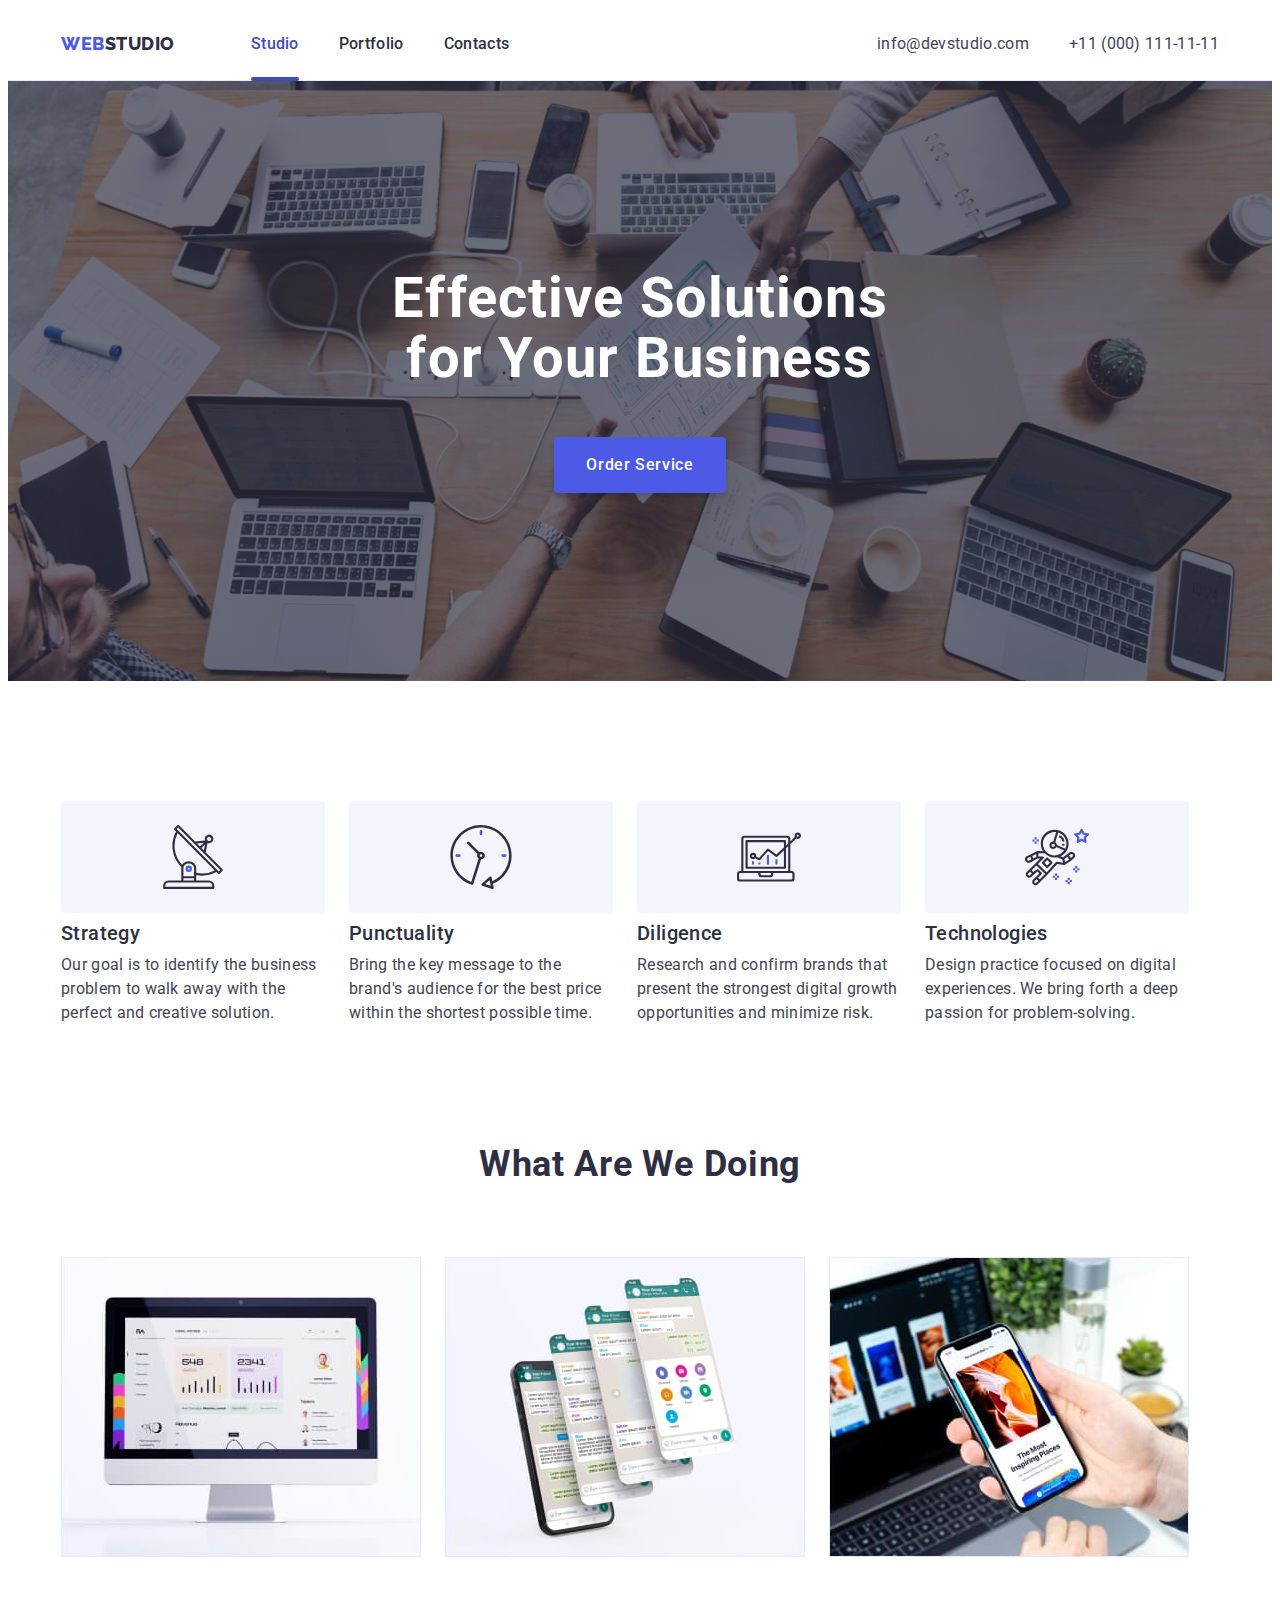
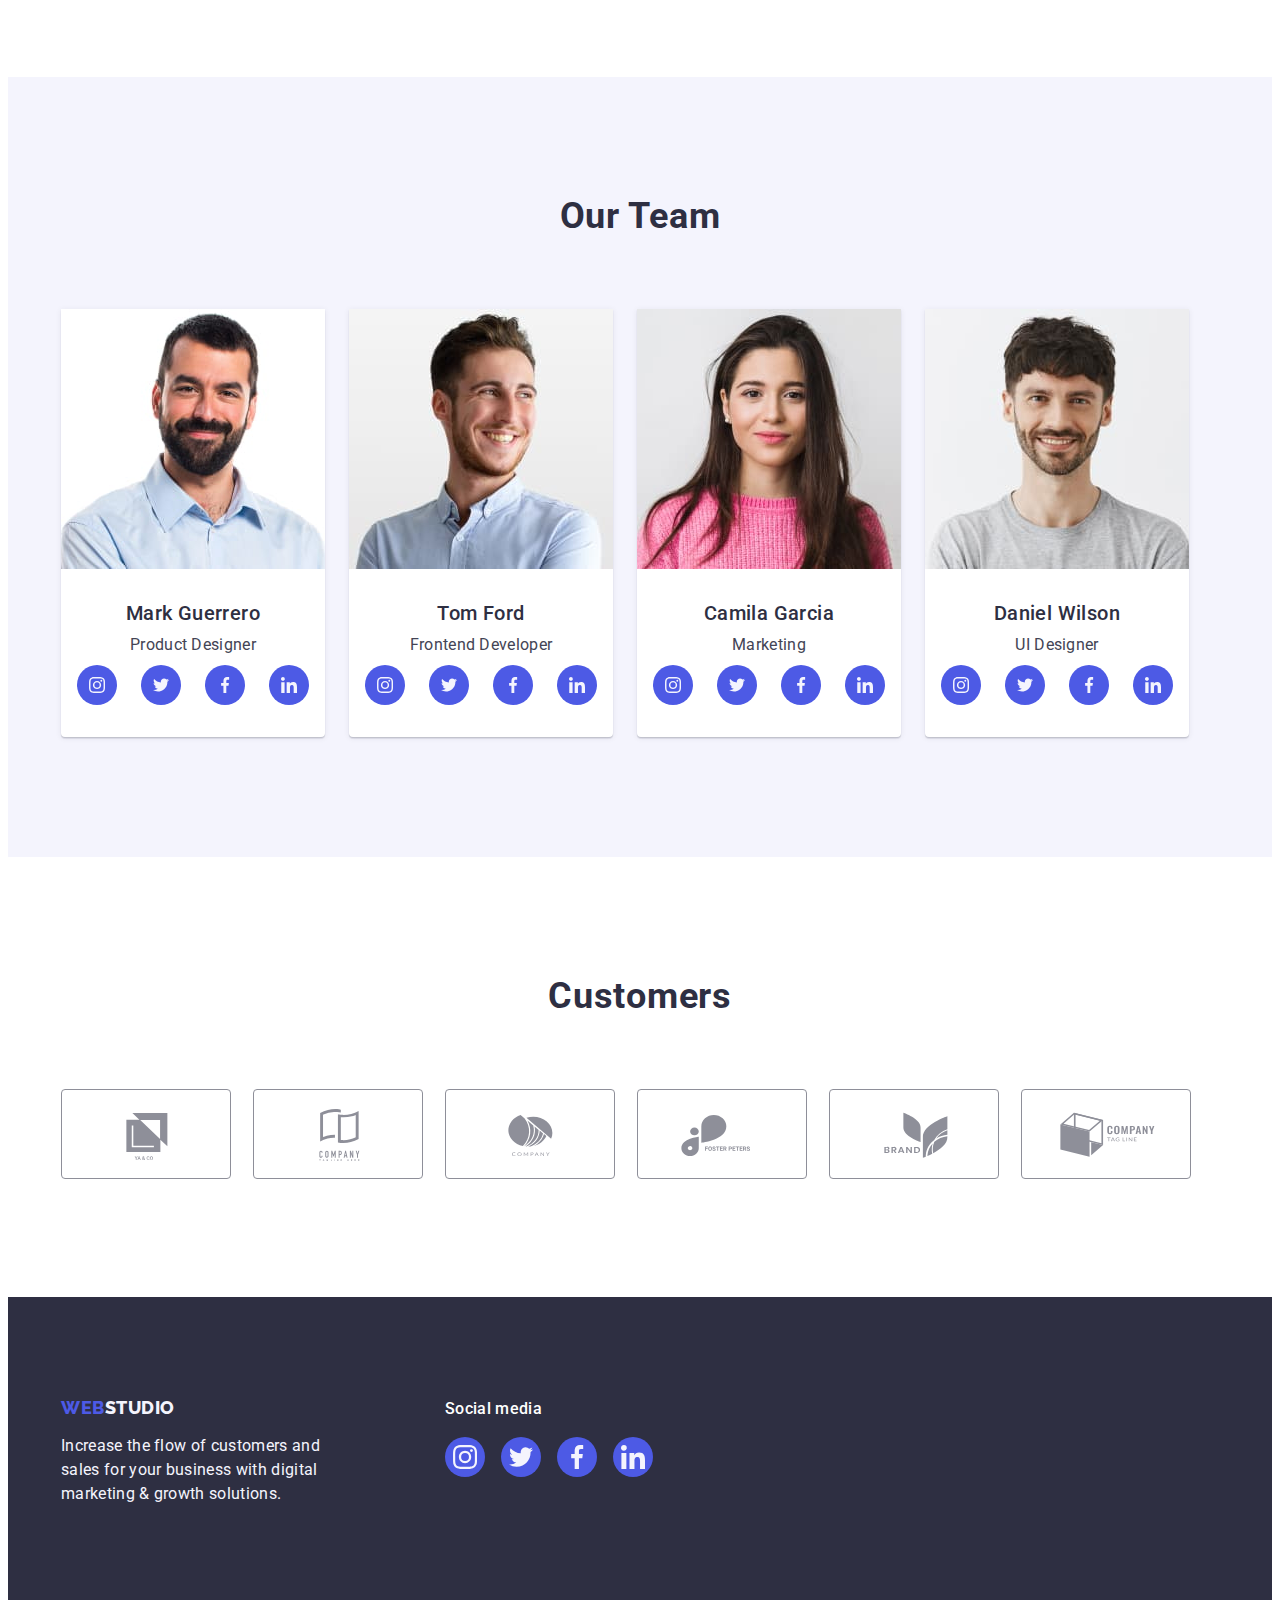
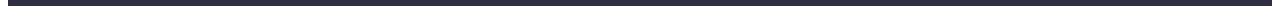
<file: index.html>
<!DOCTYPE html>
<html lang="en">
  <head>
    <meta charset="UTF-8" />
    <meta http-equiv="X-UA-Compatible" content="IE=edge" />
    <meta name="viewport" content="width=device-width, initial-scale=1.0" />
    <title>WebStudio</title>
    <link rel="preconnect" href="https://fonts.googleapis.com" />
    <link rel="preconnect" href="https://fonts.gstatic.com" crossorigin />
    <link
      href="https://fonts.googleapis.com/css2?family=Raleway:wght@800&family=Roboto:wght@400;500;700&display=swap"
      rel="stylesheet"
    />
    <link
      rel="stylesheet"
      href="https://cdnjs.cloudflare.com/ajax/libs/modern-normalize/1.1.0/modern-normalize.min.css"
      integrity="sha512-wpPYUAdjBVSE4KJnH1VR1HeZfpl1ub8YT/NKx4PuQ5NmX2tKuGu6U/JRp5y+Y8XG2tV+wKQpNHVUX03MfMFn9Q=="
      crossorigin="anonymous"
      referrerpolicy="no-referrer"
    />
    <link rel="stylesheet" href="./css/styles.css" />
  </head>
  <body>
    <header class="page-header">
      <div class="page-nav container">
        <nav class="site-nav">
          <a class="logo link" href="./index.html"
            >Web<span class="logo-navy">Studio</span></a
          >
          <ul class="nav-list list">
            <li>
              <a class="nav-link link current" href="./index.html">Studio</a>
            </li>
            <li>
              <a class="nav-link link" href="./portfolio.html">Portfolio</a>
            </li>
            <li><a class="nav-link link" href="">Contacts</a></li>
          </ul>
        </nav>
        <address class="contacts">
          <ul class="contact-list list">
            <li>
              <a class="contact link" href="mailto:info@devstudio.com"
                >info@devstudio.com</a
              >
            </li>
            <li>
              <a class="contact link" href="tel:+110001111111"
                >+11 (000) 111-11-11</a
              >
            </li>
          </ul>
        </address>
      </div>
    </header>
    <main>
      <section class="hero">
        <h1 class="hero-title">Effective Solutions for Your Business</h1>
        <button class="hero-btn" type="button" data-modal-open>
          Order Service
        </button>
      </section>
      <section class="advantages">
        <div class="container">
          <h2 class="visually-hidden">Our Advantages</h2>
          <ul class="adv-list list">
            <li>
              <div class="adv-icon-block">
                <svg width="64" height="64">
                  <use href="./images/icons.svg#icon-antenna-1"></use>
                </svg>
              </div>
              <h3 class="adv-title">Strategy</h3>
              <p class="adv-text">
                Our goal is to identify the business problem to walk away with
                the perfect and creative solution.
              </p>
            </li>
            <li>
              <div class="adv-icon-block">
                <svg width="64" height="64">
                  <use href="./images/icons.svg#icon-clock-1"></use>
                </svg>
              </div>
              <h3 class="adv-title">Punctuality</h3>
              <p class="adv-text">
                Bring the key message to the brand's audience for the best price
                within the shortest possible time.
              </p>
            </li>
            <li>
              <div class="adv-icon-block">
                <svg width="64" height="64">
                  <use href="./images/icons.svg#icon-diagram-1"></use>
                </svg>
              </div>
              <h3 class="adv-title">Diligence</h3>
              <p class="adv-text">
                Research and confirm brands that present the strongest digital
                growth opportunities and minimize risk.
              </p>
            </li>
            <li>
              <div class="adv-icon-block">
                <svg width="64" height="64">
                  <use href="./images/icons.svg#icon-astronaut-1"></use>
                </svg>
              </div>
              <h3 class="adv-title">Technologies</h3>
              <p class="adv-text">
                Design practice focused on digital experiences. We bring forth a
                deep passion for problem-solving.
              </p>
            </li>
          </ul>
        </div>
      </section>
      <section class="work">
        <div class="container">
          <h2 class="work-title">What are we doing</h2>
          <ul class="work-list list">
            <li>
              <img
                src="./images/img-4.jpg"
                alt="Computer monitor"
                width="360"
              />
            </li>
            <li>
              <img
                src="./images/img-5.jpg"
                alt="Mobile phone screen"
                width="360"
              />
            </li>
            <li>
              <img
                src="./images/img-6.jpg"
                alt="Arm holding a mobile phone"
                width="360"
              />
            </li>
          </ul>
        </div>
      </section>
      <section class="team">
        <div class="container">
          <h2 class="work-title">Our Team</h2>
          <ul class="team-list list">
            <li class="team-card">
              <img src="./images/img-7.jpg" alt="Mark Guerrero" width="264" />
              <div class="team-card-block">
                <h3 class="team-name">Mark Guerrero</h3>
                <p class="team-position">Product Designer</p>
                <ul class="team-soc-list list">
                  <li class="team-soc-item">
                    <a href="" class="team-soc-link link">
                      <svg class="team-soc-icon" width="16" height="16">
                        <use href="./images/icons.svg#icon-instagram-2"></use>
                      </svg>
                    </a>
                  </li>
                  <li class="team-soc-item">
                    <a href="" class="team-soc-link link">
                      <svg class="team-soc-icon" width="16" height="16">
                        <use href="./images/icons.svg#icon-twitter-1"></use>
                      </svg>
                    </a>
                  </li>
                  <li class="team-soc-item">
                    <a href="" class="team-soc-link link">
                      <svg class="team-soc-icon" width="16" height="16">
                        <use href="./images/icons.svg#icon-facebook-1"></use>
                      </svg>
                    </a>
                  </li>
                  <li class="team-soc-item">
                    <a href="" class="team-soc-link link">
                      <svg class="team-soc-icon" width="16" height="16">
                        <use href="./images/icons.svg#icon-linkedin-1"></use>
                      </svg>
                    </a>
                  </li>
                </ul>
              </div>
            </li>
            <li class="team-card">
              <img src="./images/img-1.jpg" alt="Tom Ford" width="264" />
              <div class="team-card-block">
                <h3 class="team-name">Tom Ford</h3>
                <p class="team-position">Frontend Developer</p>
                <ul class="team-soc-list list">
                  <li class="team-soc-item">
                    <a href="" class="team-soc-link link">
                      <svg class="team-soc-icon" width="16" height="16">
                        <use href="./images/icons.svg#icon-instagram-2"></use>
                      </svg>
                    </a>
                  </li>
                  <li class="team-soc-item">
                    <a href="" class="team-soc-link link">
                      <svg class="team-soc-icon" width="16" height="16">
                        <use href="./images/icons.svg#icon-twitter-1"></use>
                      </svg>
                    </a>
                  </li>
                  <li class="team-soc-item">
                    <a href="" class="team-soc-link link">
                      <svg class="team-soc-icon" width="16" height="16">
                        <use href="./images/icons.svg#icon-facebook-1"></use>
                      </svg>
                    </a>
                  </li>
                  <li class="team-soc-item">
                    <a href="" class="team-soc-link link">
                      <svg class="team-soc-icon" width="16" height="16">
                        <use href="./images/icons.svg#icon-linkedin-1"></use>
                      </svg>
                    </a>
                  </li>
                </ul>
              </div>
            </li>
            <li class="team-card">
              <img src="./images/img-2.jpg" alt="Camila Garcia" width="264" />
              <div class="team-card-block">
                <h3 class="team-name">Camila Garcia</h3>
                <p class="team-position">Marketing</p>
                <ul class="team-soc-list list">
                  <li class="team-soc-item">
                    <a href="" class="team-soc-link link">
                      <svg class="team-soc-icon" width="16" height="16">
                        <use href="./images/icons.svg#icon-instagram-2"></use>
                      </svg>
                    </a>
                  </li>
                  <li class="team-soc-item">
                    <a href="" class="team-soc-link link">
                      <svg class="team-soc-icon" width="16" height="16">
                        <use href="./images/icons.svg#icon-twitter-1"></use>
                      </svg>
                    </a>
                  </li>
                  <li class="team-soc-item">
                    <a href="" class="team-soc-link link">
                      <svg class="team-soc-icon" width="16" height="16">
                        <use href="./images/icons.svg#icon-facebook-1"></use>
                      </svg>
                    </a>
                  </li>
                  <li class="team-soc-item">
                    <a href="" class="team-soc-link link">
                      <svg class="team-soc-icon" width="16" height="16">
                        <use href="./images/icons.svg#icon-linkedin-1"></use>
                      </svg>
                    </a>
                  </li>
                </ul>
              </div>
            </li>
            <li class="team-card">
              <img src="./images/img-3.jpg" alt="Daniel Wilson" width="264" />
              <div class="team-card-block">
                <h3 class="team-name">Daniel Wilson</h3>
                <p class="team-position">UI Designer</p>
                <ul class="team-soc-list list">
                  <li class="team-soc-item">
                    <a href="" class="team-soc-link link">
                      <svg class="team-soc-icon" width="16" height="16">
                        <use href="./images/icons.svg#icon-instagram-2"></use>
                      </svg>
                    </a>
                  </li>
                  <li class="team-soc-item">
                    <a href="" class="team-soc-link link">
                      <svg class="team-soc-icon" width="16" height="16">
                        <use href="./images/icons.svg#icon-twitter-1"></use>
                      </svg>
                    </a>
                  </li>
                  <li class="team-soc-item">
                    <a href="" class="team-soc-link link">
                      <svg class="team-soc-icon" width="16" height="16">
                        <use href="./images/icons.svg#icon-facebook-1"></use>
                      </svg>
                    </a>
                  </li>
                  <li class="team-soc-item">
                    <a href="" class="team-soc-link link">
                      <svg class="team-soc-icon" width="16" height="16">
                        <use href="./images/icons.svg#icon-linkedin-1"></use>
                      </svg>
                    </a>
                  </li>
                </ul>
              </div>
            </li>
          </ul>
        </div>
      </section>
      <section class="customers">
        <div class="container">
          <h2 class="work-title">Customers</h2>
          <ul class="customers-list list">
            <li class="custom-item">
              <a href="" class="custom-link link">
                <svg class="custom-icon" width="104" height="56">
                  <use href="./images/icons.svg#icon-Logo"></use>
                </svg>
              </a>
            </li>
            <li class="custom-item">
              <a href="" class="custom-link link">
                <svg class="custom-icon" width="104" height="56">
                  <use href="./images/icons.svg#icon-Logo-1"></use>
                </svg>
              </a>
            </li>
            <li class="custom-item">
              <a href="" class="custom-link link">
                <svg class="custom-icon" width="104" height="56">
                  <use href="./images/icons.svg#icon-Logo-2"></use>
                </svg>
              </a>
            </li>
            <li class="custom-item">
              <a href="" class="custom-link link">
                <svg class="custom-icon" width="104" height="56">
                  <use href="./images/icons.svg#icon-Logo-3"></use>
                </svg>
              </a>
            </li>
            <li class="custom-item">
              <a href="" class="custom-link link">
                <svg class="custom-icon" width="104" height="56">
                  <use href="./images/icons.svg#icon-Logo-4"></use>
                </svg>
              </a>
            </li>
            <li class="custom-item">
              <a href="" class="custom-link link">
                <svg class="custom-icon" width="104" height="56">
                  <use href="./images/icons.svg#icon-Logo-5"></use>
                </svg>
              </a>
            </li>
          </ul>
        </div>
      </section>
    </main>
    <footer class="footer">
      <div class="container footer-block">
        <div class="footer-slogan-block">
          <a class="logo link" href="./index.html"
            >Web<span class="logo-cloud">Studio</span></a
          >
          <p class="footer-slogan">
            Increase the flow of customers and sales for your business with
            digital marketing & growth solutions.
          </p>
        </div>
        <div class="footer-social-block">
          <h2 class="footer-social-title">Social media</h2>
          <ul class="footer-soc-list list">
            <li class="footer-soc-item">
              <a href="" class="footer-soc-link link">
                <svg class="footer-soc-icon" width="24" height="24">
                  <use href="./images/icons.svg#icon-instagram-2"></use>
                </svg>
              </a>
            </li>
            <li class="footer-soc-item">
              <a href="" class="footer-soc-link link"
                ><svg class="footer-soc-icon" width="24" height="24">
                  <use href="./images/icons.svg#icon-twitter-1"></use>
                </svg>
              </a>
            </li>
            <li class="footer-soc-item">
              <a href="" class="footer-soc-link link"
                ><svg class="footer-soc-icon" width="24" height="24">
                  <use href="./images/icons.svg#icon-facebook-1"></use>
                </svg>
              </a>
            </li>
            <li class="footer-soc-item">
              <a href="" class="footer-soc-link link"
                ><svg class="footer-soc-icon" width="24" height="24">
                  <use href="./images/icons.svg#icon-linkedin-1"></use>
                </svg>
              </a>
            </li>
          </ul>
        </div>
      </div>
    </footer>
    <div class="backdrop is-hidden" data-modal>
      <div class="modal">
        <button type="button" class="modal-close-btn" data-modal-close>
          <svg class="modal-close-icon" width="8" height="8">
            <use href="./images/icons.svg#icon-close-black-1"></use>
          </svg>
        </button>
      </div>
    </div>
    <script src="./js/modal.js"></script>
  </body>
</html>
</file>
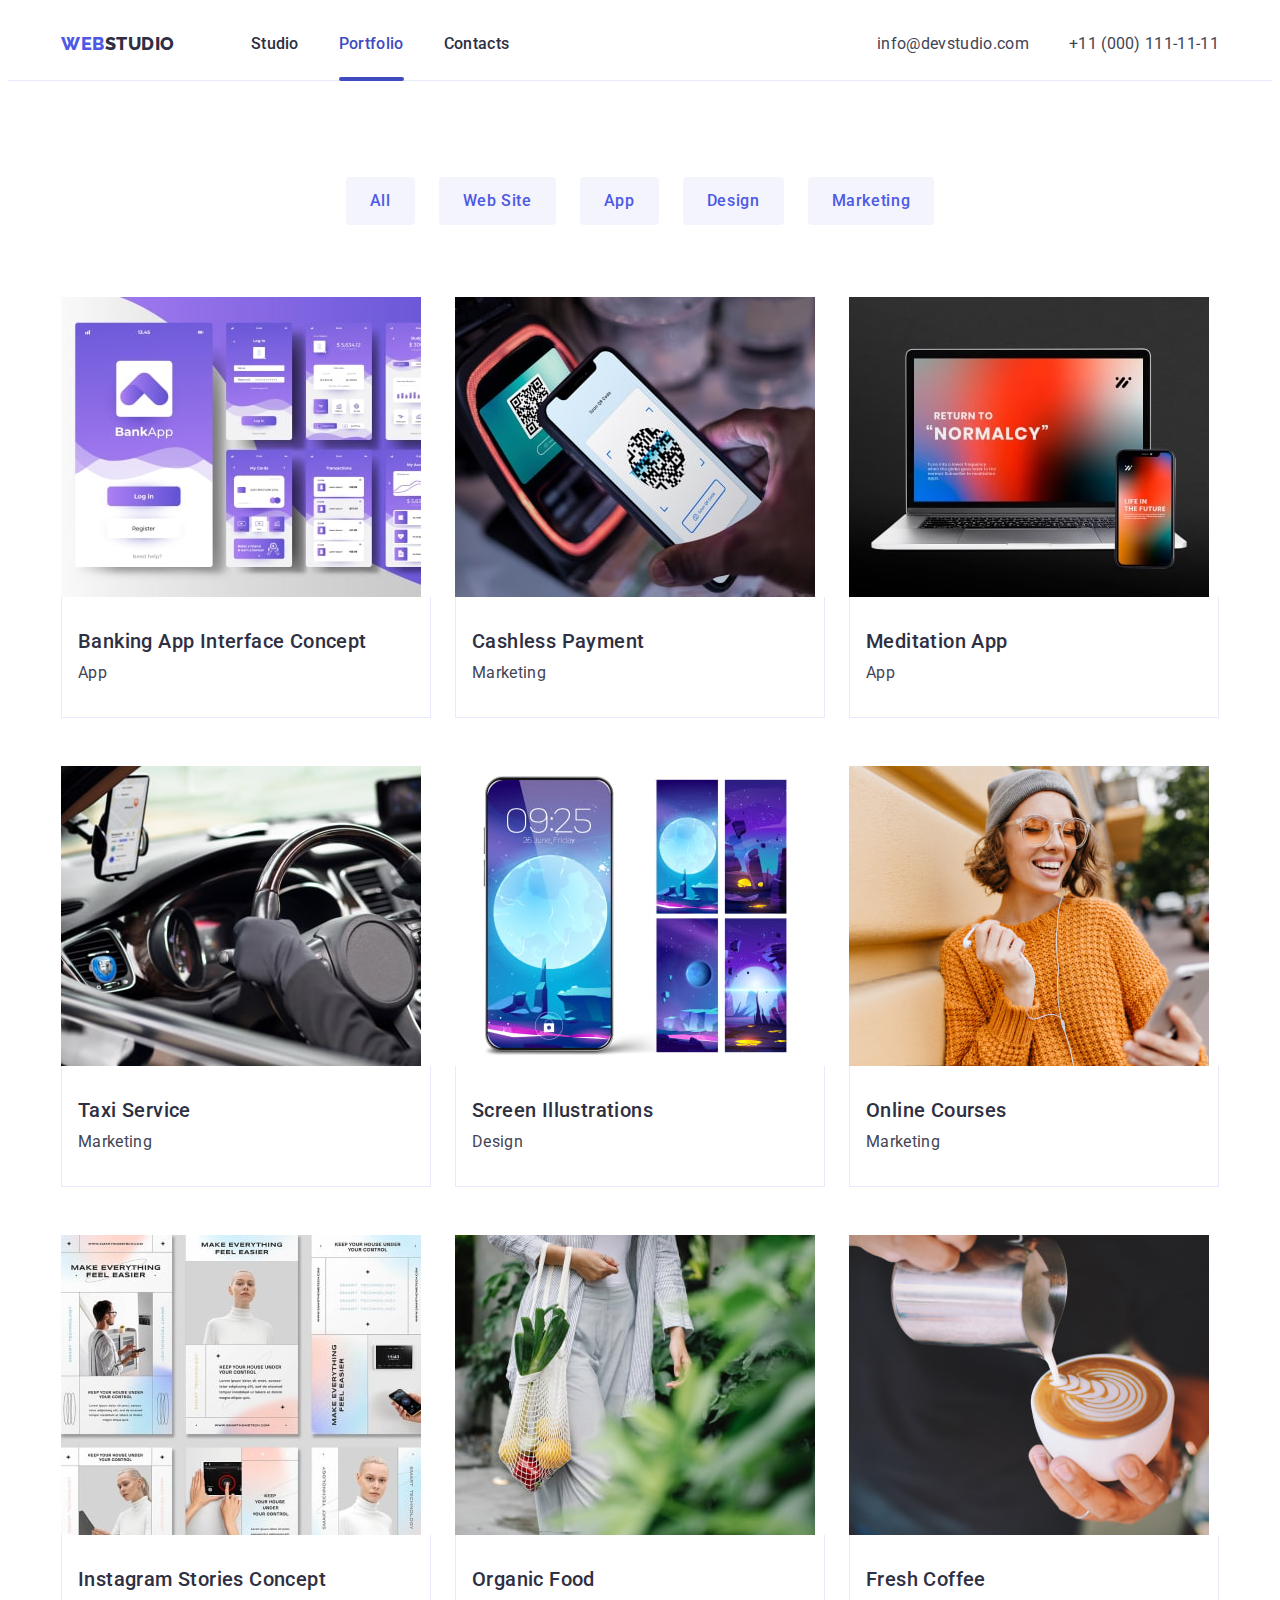
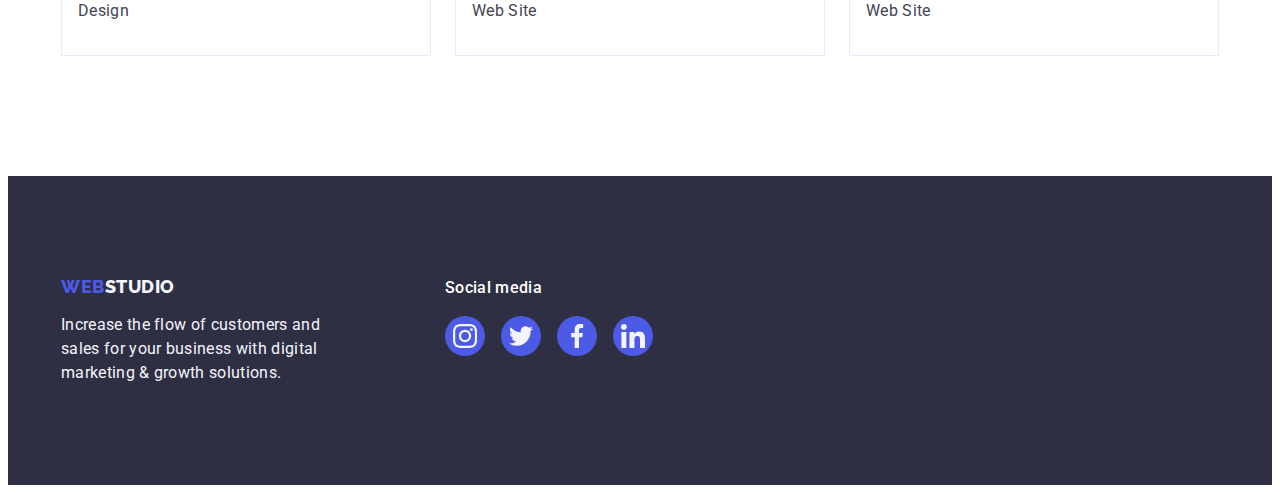
<file: portfolio.html>
<!DOCTYPE html>
<html lang="en">
  <head>
    <meta charset="UTF-8" />
    <meta http-equiv="X-UA-Compatible" content="IE=edge" />
    <meta name="viewport" content="width=device-width, initial-scale=1.0" />
    <title>Portfolio</title>
    <link rel="preconnect" href="https://fonts.googleapis.com" />
    <link rel="preconnect" href="https://fonts.gstatic.com" crossorigin />
    <link
      href="https://fonts.googleapis.com/css2?family=Raleway:wght@800&family=Roboto:wght@400;500&display=swap"
      rel="stylesheet"
    />
    <link
      rel="stylesheet"
      href="https://cdnjs.cloudflare.com/ajax/libs/modern-normalize/1.1.0/modern-normalize.min.css"
      integrity="sha512-wpPYUAdjBVSE4KJnH1VR1HeZfpl1ub8YT/NKx4PuQ5NmX2tKuGu6U/JRp5y+Y8XG2tV+wKQpNHVUX03MfMFn9Q=="
      crossorigin="anonymous"
      referrerpolicy="no-referrer"
    />
    <link rel="stylesheet" href="./css/styles.css" />
  </head>
  <body>
    <header class="page-header">
      <div class="page-nav container">
        <nav class="site-nav">
          <a class="logo link" href="./index.html"
            >Web<span class="logo-navy">Studio</span></a
          >
          <ul class="nav-list list">
            <li><a class="nav-link link" href="./index.html">Studio</a></li>
            <li>
              <a class="nav-link link current" href="./portfolio.html"
                >Portfolio</a
              >
            </li>
            <li><a class="nav-link link" href="">Contacts</a></li>
          </ul>
        </nav>
        <address class="contacts">
          <ul class="contact-list list">
            <li>
              <a class="contact link" href="mailto:info@devstudio.com"
                >info@devstudio.com</a
              >
            </li>
            <li>
              <a class="contact link" href="tel:+110001111111"
                >+11 (000) 111-11-11</a
              >
            </li>
          </ul>
        </address>
      </div>
    </header>
    <main>
      <section class="filter-section">
        <div class="container">
          <h1 class="visually-hidden">Our Portfolio</h1>
          <ul class="filter list">
            <li><button class="filter-btn" type="button">All</button></li>
            <li><button class="filter-btn" type="button">Web Site</button></li>
            <li><button class="filter-btn" type="button">App</button></li>
            <li><button class="filter-btn" type="button">Design</button></li>
            <li><button class="filter-btn" type="button">Marketing</button></li>
          </ul>
          <ul class="card-list list">
            <li class="card">
              <a class="link" href="">
                <div class="card-overlay">
                  <img
                    src="./images/portfolio/img-8-min.jpg"
                    width="360"
                    height="300"
                    alt="Banking App Interface Concept"
                  />
                  <p class="card-overlay-text">
                    14 Stylish and User-Friendly App Design Concepts · Task
                    Manager App · Calorie Tracker App · Exotic Fruit Ecommerce
                    App · Cloud Storage App
                  </p>
                </div>
                <div class="card-border">
                  <h2 class="card-title">Banking App Interface Concept</h2>
                  <p class="card-text">App</p>
                </div>
              </a>
            </li>
            <li class="card">
              <a class="link" href="">
                <div class="card-overlay">
                  <img
                    src="./images/portfolio/img-7-min.jpg"
                    width="360"
                    height="300"
                    alt="Cashless Payment"
                  />
                  <p class="card-overlay-text">
                    14 Stylish and User-Friendly App Design Concepts · Task
                    Manager App · Calorie Tracker App · Exotic Fruit Ecommerce
                    App · Cloud Storage App
                  </p>
                </div>
                <div class="card-border">
                  <h2 class="card-title">Cashless Payment</h2>
                  <p class="card-text">Marketing</p>
                </div>
              </a>
            </li>
            <li class="card">
              <a class="link" href="">
                <div class="card-overlay">
                  <img
                    src="./images/portfolio/img-6-min.jpg"
                    width="360"
                    height="300"
                    alt="Meditation App"
                  />
                  <p class="card-overlay-text">
                    14 Stylish and User-Friendly App Design Concepts · Task
                    Manager App · Calorie Tracker App · Exotic Fruit Ecommerce
                    App · Cloud Storage App
                  </p>
                </div>
                <div class="card-border">
                  <h2 class="card-title">Meditation App</h2>
                  <p class="card-text">App</p>
                </div>
              </a>
            </li>
            <li class="card">
              <a class="link" href="">
                <div class="card-overlay">
                  <img
                    src="./images/portfolio/img-5-min.jpg"
                    width="360"
                    height="300"
                    alt="Taxi Service"
                  />
                  <p class="card-overlay-text">
                    14 Stylish and User-Friendly App Design Concepts · Task
                    Manager App · Calorie Tracker App · Exotic Fruit Ecommerce
                    App · Cloud Storage App
                  </p>
                </div>
                <div class="card-border">
                  <h2 class="card-title">Taxi Service</h2>
                  <p class="card-text">Marketing</p>
                </div>
              </a>
            </li>
            <li class="card">
              <a class="link" href="">
                <div class="card-overlay">
                  <img
                    src="./images/portfolio/img-4-min.jpg"
                    width="360"
                    height="300"
                    alt="Screen Illustrations"
                  />
                  <p class="card-overlay-text">
                    14 Stylish and User-Friendly App Design Concepts · Task
                    Manager App · Calorie Tracker App · Exotic Fruit Ecommerce
                    App · Cloud Storage App
                  </p>
                </div>
                <div class="card-border">
                  <h2 class="card-title">Screen Illustrations</h2>
                  <p class="card-text">Design</p>
                </div>
              </a>
            </li>
            <li class="card">
              <a class="link" href="">
                <div class="card-overlay">
                  <img
                    src="./images/portfolio/img-3-min.jpg"
                    width="360"
                    height="300"
                    alt="Smiling Girl on the Street in Sunglasses with IPhone in Her Hand"
                  />
                  <p class="card-overlay-text">
                    14 Stylish and User-Friendly App Design Concepts · Task
                    Manager App · Calorie Tracker App · Exotic Fruit Ecommerce
                    App · Cloud Storage App
                  </p>
                </div>
                <div class="card-border">
                  <h2 class="card-title">Online Courses</h2>
                  <p class="card-text">Marketing</p>
                </div>
              </a>
            </li>
            <li class="card">
              <a class="link" href="">
                <div class="card-overlay">
                  <img
                    src="./images/portfolio/img-2-min.jpg"
                    width="360"
                    height="300"
                    alt="Instagram Stories Concept"
                  />
                  <p class="card-overlay-text">
                    14 Stylish and User-Friendly App Design Concepts · Task
                    Manager App · Calorie Tracker App · Exotic Fruit Ecommerce
                    App · Cloud Storage App
                  </p>
                </div>
                <div class="card-border">
                  <h2 class="card-title">Instagram Stories Concept</h2>
                  <p class="card-text">Design</p>
                </div>
              </a>
            </li>
            <li class="card">
              <a class="link" href="">
                <div class="card-overlay">
                  <img
                    src="./images/portfolio/img-1-min.jpg"
                    width="360"
                    height="300"
                    alt="A Woman Hanging a Bag with Fruites"
                  />
                  <p class="card-overlay-text">
                    14 Stylish and User-Friendly App Design Concepts · Task
                    Manager App · Calorie Tracker App · Exotic Fruit Ecommerce
                    App · Cloud Storage App
                  </p>
                </div>
                <div class="card-border">
                  <h2 class="card-title">Organic Food</h2>
                  <p class="card-text">Web Site</p>
                </div>
              </a>
            </li>
            <li class="card">
              <a class="link" href="">
                <div class="card-overlay">
                  <img
                    src="./images/portfolio/img-min.jpg"
                    width="360"
                    height="300"
                    alt="A Cup of Coffee with Nice Design"
                  />
                  <p class="card-overlay-text">
                    14 Stylish and User-Friendly App Design Concepts · Task
                    Manager App · Calorie Tracker App · Exotic Fruit Ecommerce
                    App · Cloud Storage App
                  </p>
                </div>
                <div class="card-border">
                  <h2 class="card-title">Fresh Coffee</h2>
                  <p class="card-text">Web Site</p>
                </div>
              </a>
            </li>
          </ul>
        </div>
      </section>
    </main>
    <footer class="footer">
      <div class="container footer-block">
        <div class="footer-slogan-block">
          <a class="logo link" href="./index.html"
            >Web<span class="logo-cloud">Studio</span></a
          >
          <p class="footer-slogan">
            Increase the flow of customers and sales for your business with
            digital marketing & growth solutions.
          </p>
        </div>
        <div class="footer-social-block">
          <h2 class="footer-social-title">Social media</h2>
          <ul class="footer-soc-list list">
            <li class="footer-soc-item">
              <a href="" class="footer-soc-link link">
                <svg class="footer-soc-icon" width="24" height="24">
                  <use href="./images/icons.svg#icon-instagram-2"></use>
                </svg>
              </a>
            </li>
            <li class="footer-soc-item">
              <a href="" class="footer-soc-link link"
                ><svg class="footer-soc-icon" width="24" height="24">
                  <use href="./images/icons.svg#icon-twitter-1"></use>
                </svg>
              </a>
            </li>
            <li class="footer-soc-item">
              <a href="" class="footer-soc-link link"
                ><svg class="footer-soc-icon" width="24" height="24">
                  <use href="./images/icons.svg#icon-facebook-1"></use>
                </svg>
              </a>
            </li>
            <li class="footer-soc-item">
              <a href="" class="footer-soc-link link"
                ><svg class="footer-soc-icon" width="24" height="24">
                  <use href="./images/icons.svg#icon-linkedin-1"></use>
                </svg>
              </a>
            </li>
          </ul>
        </div>
      </div>
    </footer>
  </body>
</html>
</file>
<file: css/styles.css>
:root {
  --primary-text-color: #4d5ae5;
  --headings-color: #2e2f42;
  --text-color: #434455;
  --background-color: #ffffff;
  --lightmode-color: #f4f4fd;
  --pressed-state-color: #404bbf;
  --accent-color: #e7e9fc;
  --customers-color: #8e8f99;
  --success-color: #31d0aa;
}
p,
h1,
h2,
h3,
h4,
h5,
h6 {
  margin: 0;
}
ul {
  margin: 0;
  padding-left: 0;
}
img {
  display: block;
}
button {
  cursor: pointer;
}
body {
  background-color: var(--background-color);
  font-family: "Roboto", sans-serif;
  color: var(--text-color);
}

.link {
  text-decoration: none;
}
.list {
  list-style: none;
}
.container {
  width: 1158px;
  padding: 0 15px;
  margin: 0 auto;
}
/* ------------------Header-------------- */
.page-header {
  border-bottom: 1px solid var(--accent-color);
}
.logo {
  color: var(--primary-text-color);
  font-family: "Raleway", sans-serif;
  font-weight: 800;
  font-size: 18px;
  line-height: 1.17;
  letter-spacing: 0.03em;
  text-transform: uppercase;
}
.logo-navy {
  color: var(--headings-color);
}
.page-nav {
  display: flex;
}
.site-nav {
  display: flex;
  align-items: center;
}
.nav-list {
  display: flex;
  margin-left: 76px;
}
.nav-link {
  display: block;
  padding-top: 24px;
  padding-bottom: 24px;

  color: var(--headings-color);
  font-weight: 500;
  font-size: 16px;
  line-height: 1.5;
  letter-spacing: 0.02em;

  transition-property: color;
  transition-duration: 250ms;
  transition-timing-function: cubic-bezier(0.4, 0, 0.2, 1);
}
.nav-list li:not(:last-child) {
  margin-right: 40px;
}
.contacts {
  font-style: normal;
  margin-left: auto;
}
.contact-list {
  display: flex;
}
.contact-list li:not(:last-child) {
  margin-right: 40px;
}
.contact {
  display: block;
  padding-top: 24px;
  padding-bottom: 24px;

  color: inherit;
  font-weight: 400;
  font-size: 16px;
  line-height: 1.5;
  letter-spacing: 0.02em;

  transition-property: color;
  transition-duration: 250ms;
  transition-timing-function: cubic-bezier(0.4, 0, 0.2, 1);
}
.nav-link:hover,
.nav-link:focus,
.contact:hover,
.contact:focus {
  color: var(--pressed-state-color);
}
.current {
  position: relative;
  color: var(--pressed-state-color);
}
.current::after {
  position: absolute;
  left: 0;
  top: 69px;
  content: "";
  width: 100%;
  height: 4px;
  border-radius: 2px;
  background-color: var(--pressed-state-color);
}
/* -------------Main Studio-------------------- */
.hero {
  text-align: center;
  padding-top: 188px;
  padding-bottom: 188px;
  max-width: 1440px;

  background-image: linear-gradient(
      rgba(46, 47, 66, 0.7),
      rgba(46, 47, 66, 0.7)
    ),
    url(../images/img-hero.jpg);
  background-repeat: no-repeat;
  background-position: center;
  background-size: 100% 100%;
  background-color: var(--headings-color);
}
.hero-title {
  width: 496px;
  margin: 0 auto;

  color: var(--background-color);
  font-size: 56px;
  line-height: 1.07;
  letter-spacing: 0.02em;
}
.hero-btn {
  border-radius: 4px;
  border: none;
  padding: 16px 32px;
  display: inline-block;
  min-width: 169px;
  text-align: center;
  margin-top: 48px;

  background-color: var(--primary-text-color);
  box-shadow: 0px 4px 4px rgba(0, 0, 0, 0.15);
  color: var(--background-color);
  font-weight: 500;
  font-size: 16px;
  line-height: 1.5;
  letter-spacing: 0.04em;
  font-family: inherit;

  transition-property: background-color;
  transition-duration: 250ms;
  transition-timing-function: cubic-bezier(0.4, 0, 0.2, 1);
}
.hero-btn:hover,
.hero-btn:focus {
  background-color: var(--pressed-state-color);
}
.visually-hidden {
  position: absolute;
  width: 1px;
  height: 1px;
  margin: -1px;
  border: 0;
  padding: 0;

  white-space: nowrap;
  clip-path: inset(100%);
  clip: rect(0 0 0 0);
  overflow: hidden;
}
.advantages {
  padding: 120px 0;
}
.adv-list {
  display: flex;
}
.adv-list li {
  width: 264px;
}
.adv-list li:not(:last-child) {
  margin-right: 24px;
}
.adv-icon-block {
  height: 112px;
  background-color: var(--lightmode-color);
  display: flex;
  justify-content: center;
  align-items: center;
  border-radius: 4px;
  margin-bottom: 8px;
}

.adv-title {
  margin-bottom: 8px;

  color: var(--headings-color);
  font-weight: 500;
  font-size: 20px;
  line-height: 1.2;
  letter-spacing: 0.02em;
}
.adv-text {
  font-size: 16px;
  line-height: 1.5;
  letter-spacing: 0.02em;
}
.work {
  padding-bottom: 120px;
}
.work-title {
  margin-bottom: 72px;

  color: var(--headings-color);
  font-size: 36px;
  line-height: 1.11;
  text-align: center;
  letter-spacing: 0.02em;
  text-transform: capitalize;
}
.work-list {
  display: flex;
}
.work-list li:not(:last-child) {
  margin-right: 24px;
}
.team {
  background-color: var(--lightmode-color);
  padding: 120px 0;
}
.team-list {
  display: flex;
}
.team-card {
  background-color: var(--background-color);
  margin-right: 24px;
  box-shadow: 0px 1px 6px rgba(46, 47, 66, 0.08),
    0px 1px 1px rgba(46, 47, 66, 0.16), 0px 2px 1px rgba(46, 47, 66, 0.08);
  border-radius: 0px 0px 4px 4px;
}
.team-card:last-child {
  margin-right: 0;
}
.team-card-block {
  padding-top: 32px;
  padding-bottom: 32px;
}
.team-name {
  margin-bottom: 8px;

  color: var(--headings-color);
  font-weight: 500;
  font-size: 20px;
  line-height: 1.2;
  text-align: center;
  letter-spacing: 0.02em;
}
.team-position {
  margin-bottom: 8px;

  font-size: 16px;
  line-height: 1.5;
  text-align: center;
  letter-spacing: 0.02em;
}
.team-soc-list {
  display: flex;
  justify-content: center;
}

.team-soc-item {
  width: 40px;
  height: 40px;
}
.team-soc-item:not(:last-child) {
  margin-right: 24px;
}
.team-soc-link {
  width: 100%;
  height: 100%;
  border-radius: 50%;
  background-color: var(--primary-text-color);
  display: flex;
  align-items: center;
  justify-content: center;

  transition-property: background-color;
  transition-duration: 250ms;
  transition-timing-function: cubic-bezier(0.4, 0, 0.2, 1);
}
.team-soc-link:hover,
.team-soc-link:active {
  background-color: var(--pressed-state-color);
}
.team-soc-icon {
  fill: var(--lightmode-color);
}

/* ----------------Customers------------- */
.customers {
  padding: 120px 0;
}
.customers-list {
  display: flex;
}
.custom-item {
  width: 168px;
  height: 88px;
}
.custom-item:not(:last-child) {
  margin-right: 24px;
}
.custom-link {
  display: flex;
  justify-content: center;
  align-items: center;
  width: 100%;
  height: 100%;
  border: 1px solid var(--customers-color);
  border-radius: 4px;

  transition-property: border color;
  transition-duration: 250ms;
  transition-timing-function: cubic-bezier(0.4, 0, 0.2, 1);
}

.custom-link:hover {
  border: 1px solid var(--pressed-state-color);
}
.custom-link:hover > .custom-icon {
  fill: var(--pressed-state-color);
}
.custom-icon {
  fill: var(--customers-color);

  transition-property: fill;
  transition-duration: 250ms;
  transition-timing-function: cubic-bezier(0.4, 0, 0.2, 1);
}

/* ----------------Main Portfolio------------- */
.filter-section {
  padding-top: 96px;
  padding-bottom: 120px;
}
.filter {
  display: flex;
  justify-content: center;
  margin-bottom: 72px;
}
.filter li:not(:last-child) {
  margin-right: 24px;
}
.filter-btn {
  padding: 12px 24px;
  border: 1 px solid var(--accent-color);
  border-radius: 4px;

  color: var(--primary-text-color);
  font-weight: 500;
  font-size: 16px;
  line-height: 1.5;
  letter-spacing: 0.04em;
  background-color: var(--lightmode-color);
  font-family: inherit;

  transition-property: color, background-color, box-shadow;
  transition-duration: 250ms, 250ms, 250ms;
  transition-timing-function: cubic-bezier(0.4, 0, 0.2, 1),
    cubic-bezier(0.4, 0, 0.2, 1), cubic-bezier(0.4, 0, 0.2, 1);
}
.filter-btn:hover,
.filter-btn:active,
.filter-btn:focus {
  color: var(--background-color);
  background-color: var(--pressed-state-color);
  box-shadow: 0px 3px 1px rgba(0, 0, 0, 0.1), 0px 2px 1px rgba(0, 0, 0, 0.08),
    0px 2px 2px rgba(0, 0, 0, 0.12);
}

.card-list {
  display: flex;
  flex-wrap: wrap;
}
.card {
  margin-right: 24px;
  margin-bottom: 48px;
  width: calc((100% - 48px) / 3);

  transition-property: box-shadow;
  transition-duration: 250ms;
  transition-timing-function: cubic-bezier(0.4, 0, 0.2, 1);
}
.card:hover,
.card:active {
  box-shadow: 0px 1px 6px rgba(46, 47, 66, 0.08);
}
.card:nth-child(3n) {
  margin-right: 0;
}
.card:nth-last-child(-n + 3) {
  margin-bottom: 0;
}
.card-border {
  border: 1px solid var(--accent-color);
  border-top: none;
}
.card-title {
  padding-left: 16px;
  padding-top: 32px;
  padding-bottom: 8px;

  color: var(--headings-color);
  font-weight: 500;
  font-size: 20px;
  line-height: 1.2;
  letter-spacing: 0.02em;
}
.card-text {
  padding-bottom: 32px;
  padding-left: 16px;
  color: var(--text-color);
  font-size: 16px;
  line-height: 1.5;
  letter-spacing: 0.02em;
}
.card-overlay {
  position: relative;
  overflow: hidden;
}
.card-overlay-text {
  position: absolute;
  top: 0;

  color: var(--lightmode-color);
  font-weight: 400;
  font-size: 16px;
  line-height: 1.5;
  letter-spacing: 0.02em;
  background-color: var(--primary-text-color);
  padding: 40px 32px 164px;
  height: 100%;

  transform: translateY(100%);
  transition: transform 250ms cubic-bezier(0.4, 0, 0.2, 1);
}
.card .link {
  display: block;
}
.card .link:hover .card-overlay-text,
.card .link:focus .card-overlay-text {
  transform: translateY(0);
}
/* ------------Footer---------------- */
.footer-block {
  display: flex;
}
.footer-slogan {
  margin-top: 16px;
  width: 264px;

  color: var(--lightmode-color);
  font-size: 16px;
  line-height: 1.5;
  letter-spacing: 0.02em;
}
.footer {
  background-color: var(--headings-color);
  padding: 100px 0;
}
.logo-cloud {
  color: var(--lightmode-color);
}
.footer-slogan-block {
  margin-right: 120px;
}
.footer-social-title {
  color: var(--background-color);
  font-weight: 500;
  font-size: 16px;
  line-height: 1.5;
  letter-spacing: 0.02em;
  margin-bottom: 16px;
}
.footer-soc-list {
  display: flex;
}
.footer-soc-item {
  width: 40px;
  height: 40px;
}
.footer-soc-item:not(:last-child) {
  margin-right: 16px;
}
.footer-soc-link {
  display: flex;
  justify-content: center;
  align-items: center;
  width: 100%;
  height: 100%;
  border-radius: 50%;
  background-color: var(--primary-text-color);

  transition-property: background-color;
  transition-duration: 250ms;
  transition-timing-function: cubic-bezier(0.4, 0, 0.2, 1);
}
.footer-soc-link:hover,
.footer-soc-link:active {
  background-color: var(--success-color);
}
.footer-soc-icon {
  fill: var(--lightmode-color);
}
.backdrop {
  position: fixed;
  top: 0;
  background-color: rgba(46, 47, 66, 0.4);

  width: 100%;
  height: 100%;

  transition: opacity 250ms cubic-bezier(0.4, 0, 0.2, 1),
    visibility 250ms cubic-bezier(0.4, 0, 0.2, 1);
}
.backdrop.is-hidden .modal {
  transform: translateX(-50%) scaleX(1.1) rotate(-90deg);
}
.modal {
  position: absolute;
  top: 88px;
  left: 50%;
  transform: translateX(-50%) scale(1) rotate(0);
  transition: transform 250ms cubic-bezier(0.4, 0, 0.2, 1);

  width: 408px;
  min-height: 576px;
  background-color: #fcfcfc;
  box-shadow: 0px 1px 1px rgba(0, 0, 0, 0.14), 0px 1px 3px rgba(0, 0, 0, 0.12),
    0px 2px 1px rgba(0, 0, 0, 0.2);
  border-radius: 4px;
  padding: 32px;
}
.modal-close-btn {
  height: 24px;
  width: 24px;
  border: 1px solid rgba(0, 0, 0, 0.1);
  background-color: var(--accent-color);
  border-radius: 50%;
  display: flex;
  justify-content: center;
  align-items: center;
  margin-left: auto;
}
.modal-close-btn:active {
  background-color: var(--pressed-state-color);
}
.modal-close-icon {
  fill: var(--headings-color);
}
.is-hidden {
  opacity: 0;
  visibility: hidden;
  pointer-events: none;
}
.no-scroll {
  overflow: hidden;
}
</file>
